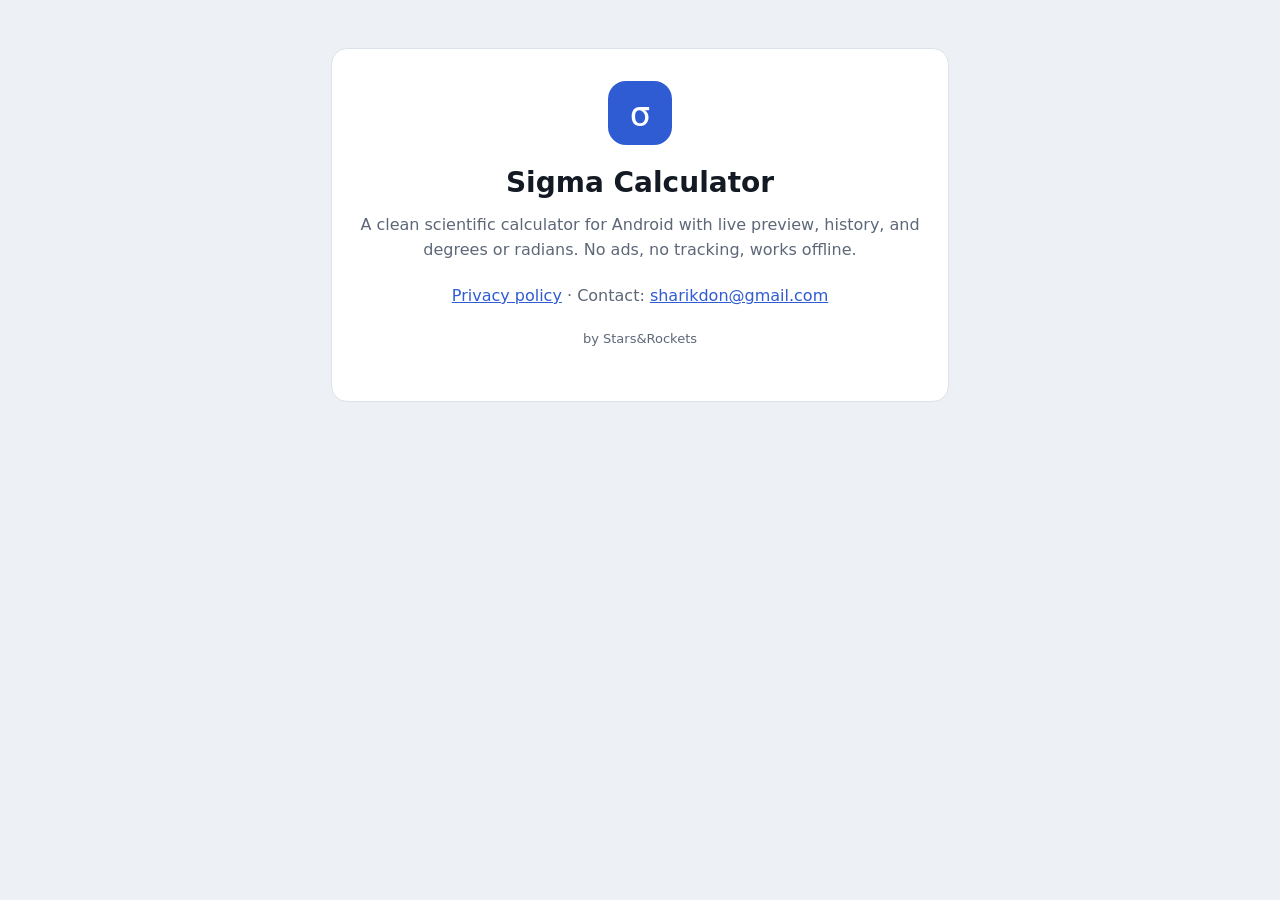
<file: docs/index.html>
<!doctype html>
<html lang="en">
<head>
<meta charset="utf-8">
<meta name="viewport" content="width=device-width, initial-scale=1">
<title>Sigma Calculator</title>
<meta name="description" content="Sigma, a scientific calculator for Android by Stars&amp;Rockets.">
<style>
  :root { --bg:#EDF0F5; --card:#FFFFFF; --fg:#141A24; --muted:#5D6778; --line:#DCE2EA; --accent:#2F5BD3; }
  @media (prefers-color-scheme: dark) { :root { --bg:#0D1117; --card:#151A22; --fg:#E7EBF1; --muted:#8C96A6; --line:#28303D; --accent:#7097FF; } }
  body { margin:0; background:var(--bg); color:var(--fg); font:16px/1.6 system-ui,-apple-system,"Segoe UI",Roboto,sans-serif; padding:48px 16px; }
  main { max-width:560px; margin:0 auto; background:var(--card); border:1px solid var(--line); border-radius:16px; padding:32px 28px; text-align:center; }
  .mark { width:64px; height:64px; border-radius:18px; background:var(--accent); color:#fff; display:grid; place-items:center; font:500 36px ui-monospace,Menlo,monospace; margin:0 auto 16px; }
  h1 { margin:0 0 6px; font-size:28px; }
  p { color:var(--muted); margin:0 0 20px; }
  a { color:var(--accent); }
</style>
</head>
<body>
<main>
  <div class="mark">σ</div>
  <h1>Sigma Calculator</h1>
  <p>A clean scientific calculator for Android with live preview, history, and degrees or radians. No ads, no tracking, works offline.</p>
  <p><a href="privacy-policy.html">Privacy policy</a> · Contact: <a href="mailto:sharikdon@gmail.com">sharikdon@gmail.com</a></p>
  <p style="font-size:13px">by Stars&amp;Rockets</p>
</main>
</body>
</html>
</file>
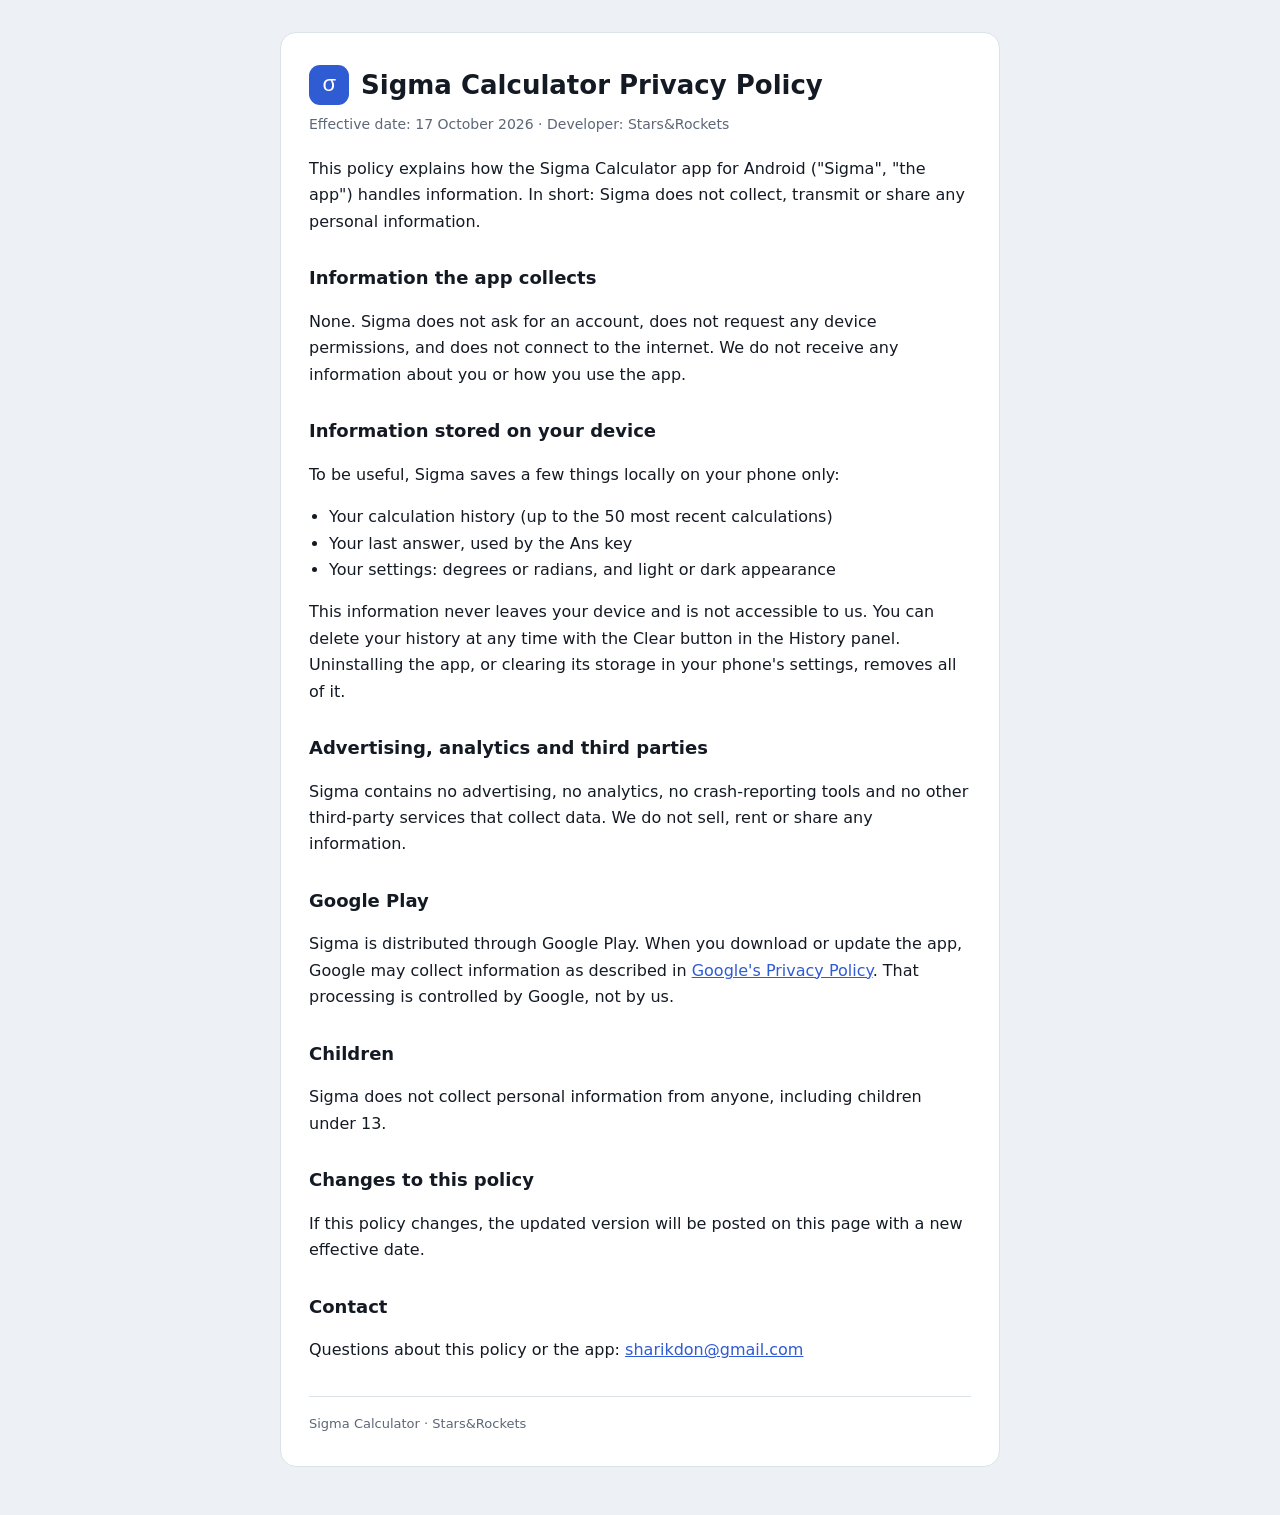
<file: docs/privacy-policy.html>
<!doctype html>
<html lang="en">
<head>
<meta charset="utf-8">
<meta name="viewport" content="width=device-width, initial-scale=1">
<title>Sigma Calculator Privacy Policy</title>
<meta name="description" content="Privacy policy for the Sigma Calculator Android app by Stars&amp;Rockets.">
<style>
  :root { --bg:#EDF0F5; --card:#FFFFFF; --fg:#141A24; --muted:#5D6778; --line:#DCE2EA; --accent:#2F5BD3; }
  @media (prefers-color-scheme: dark) { :root { --bg:#0D1117; --card:#151A22; --fg:#E7EBF1; --muted:#8C96A6; --line:#28303D; --accent:#7097FF; } }
  * { box-sizing: border-box; }
  body { margin:0; background:var(--bg); color:var(--fg); font:16px/1.65 system-ui,-apple-system,"Segoe UI",Roboto,sans-serif; padding:32px 16px 48px; }
  main { max-width:720px; margin:0 auto; background:var(--card); border:1px solid var(--line); border-radius:16px; padding:32px 28px; }
  header { display:flex; align-items:center; gap:12px; margin-bottom:8px; }
  .mark { width:40px; height:40px; border-radius:11px; background:var(--accent); color:#fff; display:grid; place-items:center; font:500 22px ui-monospace,Menlo,monospace; flex:none; }
  h1 { font-size:26px; line-height:1.25; margin:0; }
  h2 { font-size:18px; margin:28px 0 6px; }
  p, li { color:var(--fg); }
  .meta { color:var(--muted); font-size:14px; margin:0 0 20px; }
  ul { padding-left:20px; }
  a { color:var(--accent); }
  footer { color:var(--muted); font-size:13px; margin-top:32px; border-top:1px solid var(--line); padding-top:16px; }
</style>
</head>
<body>
<main>
  <header><div class="mark">σ</div><h1>Sigma Calculator Privacy Policy</h1></header>
  <p class="meta">Effective date: 17 October 2026 · Developer: Stars&amp;Rockets</p>

  <p>This policy explains how the Sigma Calculator app for Android ("Sigma", "the app") handles information. In short: Sigma does not collect, transmit or share any personal information.</p>

  <h2>Information the app collects</h2>
  <p>None. Sigma does not ask for an account, does not request any device permissions, and does not connect to the internet. We do not receive any information about you or how you use the app.</p>

  <h2>Information stored on your device</h2>
  <p>To be useful, Sigma saves a few things locally on your phone only:</p>
  <ul>
    <li>Your calculation history (up to the 50 most recent calculations)</li>
    <li>Your last answer, used by the Ans key</li>
    <li>Your settings: degrees or radians, and light or dark appearance</li>
  </ul>
  <p>This information never leaves your device and is not accessible to us. You can delete your history at any time with the Clear button in the History panel. Uninstalling the app, or clearing its storage in your phone's settings, removes all of it.</p>

  <h2>Advertising, analytics and third parties</h2>
  <p>Sigma contains no advertising, no analytics, no crash-reporting tools and no other third-party services that collect data. We do not sell, rent or share any information.</p>

  <h2>Google Play</h2>
  <p>Sigma is distributed through Google Play. When you download or update the app, Google may collect information as described in <a href="https://policies.google.com/privacy">Google's Privacy Policy</a>. That processing is controlled by Google, not by us.</p>

  <h2>Children</h2>
  <p>Sigma does not collect personal information from anyone, including children under 13.</p>

  <h2>Changes to this policy</h2>
  <p>If this policy changes, the updated version will be posted on this page with a new effective date.</p>

  <h2>Contact</h2>
  <p>Questions about this policy or the app: <a href="mailto:sharikdon@gmail.com">sharikdon@gmail.com</a></p>

  <footer>Sigma Calculator · Stars&amp;Rockets</footer>
</main>
</body>
</html>
</file>
